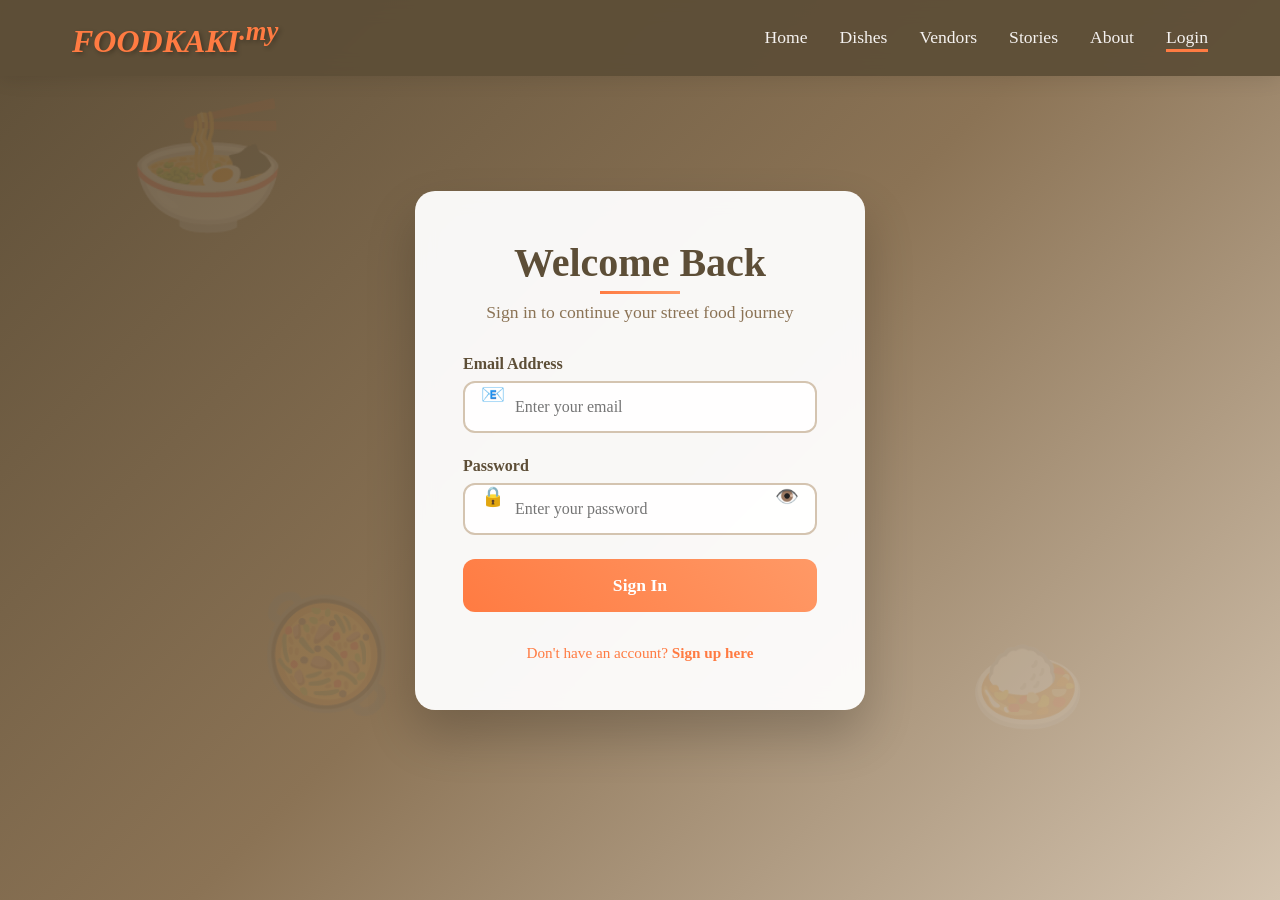
<file: index.html>
<!DOCTYPE html>
<html lang="en">
<head>
    <meta charset="UTF-8">
    <meta name="viewport" content="width=device-width, initial-scale=1.0">
    <title>Login - FOODKAKI.my</title>
    <style>
        * {
            margin: 0;
            padding: 0;
            box-sizing: border-box;
        }

        body {
            font-family: 'Georgia', serif;
            background: linear-gradient(135deg, #5d4e37 0%, #8b7355 50%, #d4c4b0 100%);
            min-height: 100vh;
            display: flex;
            align-items: center;
            justify-content: center;
            position: relative;
            overflow: hidden;
        }

        /* Animated Background Elements */
        .bg-decoration {
            position: absolute;
            opacity: 0.1;
            pointer-events: none;
        }

        .bg-decoration:nth-child(1) {
            top: 10%;
            left: 10%;
            font-size: 8rem;
            animation: float 6s ease-in-out infinite;
        }

        .bg-decoration:nth-child(2) {
            top: 70%;
            right: 15%;
            font-size: 6rem;
            animation: float 8s ease-in-out infinite reverse;
        }

        .bg-decoration:nth-child(3) {
            bottom: 20%;
            left: 20%;
            font-size: 7rem;
            animation: float 7s ease-in-out infinite;
        }

        /* Navigation Bar */
        .navbar {
            position: fixed;
            top: 0;
            left: 0;
            width: 100%;
            background: rgba(93, 78, 55, 0.95);
            backdrop-filter: blur(10px);
            padding: 1rem 0;
            z-index: 1000;
            box-shadow: 0 2px 20px rgba(0,0,0,0.1);
        }

        .nav-container {
            max-width: 1200px;
            margin: 0 auto;
            display: flex;
            justify-content: space-between;
            align-items: center;
            padding: 0 2rem;
        }

        .logo {
            font-size: 2rem;
            font-weight: bold;
            color: #ff7b42;
            font-style: italic;
            text-decoration: none;
            text-shadow: 2px 2px 4px rgba(0,0,0,0.3);
        }

        .nav-links {
            display: flex;
            list-style: none;
            gap: 2rem;
        }

        .nav-links a {
            color: #f5f2f0;
            text-decoration: none;
            font-size: 1.1rem;
            transition: all 0.3s ease;
            position: relative;
        }

        .nav-links a:hover {
            color: #ff7b42;
        }

        .nav-links a.active::after {
            content: '';
            position: absolute;
            bottom: -5px;
            left: 0;
            width: 100%;
            height: 3px;
            background: #ff7b42;
        }

        /* Login Container */
        .login-container {
            background: rgba(255, 255, 255, 0.95);
            border-radius: 20px;
            padding: 3rem;
            box-shadow: 0 25px 50px rgba(0,0,0,0.2);
            backdrop-filter: blur(10px);
            width: 100%;
            max-width: 450px;
            margin: 2rem;
            position: relative;
            animation: slideInUp 0.8s ease;
        }

        .login-header {
            text-align: center;
            margin-bottom: 2rem;
        }

        .login-title {
            font-size: 2.5rem;
            color: #5d4e37;
            margin-bottom: 0.5rem;
            position: relative;
        }

        .login-title::after {
            content: '';
            position: absolute;
            bottom: -8px;
            left: 50%;
            transform: translateX(-50%);
            width: 80px;
            height: 3px;
            background: linear-gradient(90deg, #ff7b42, #ff9966);
        }

        .login-subtitle {
            color: #8b7355;
            font-size: 1.1rem;
            margin-top: 1rem;
        }

        /* Form Styles */
        .login-form {
            display: flex;
            flex-direction: column;
            gap: 1.5rem;
        }

        .form-group {
            position: relative;
        }

        .form-label {
            display: block;
            margin-bottom: 0.5rem;
            color: #5d4e37;
            font-weight: 600;
            font-size: 1rem;
        }

        .form-input {
            width: 100%;
            padding: 15px 20px 15px 50px;
            border: 2px solid #d4c4b0;
            border-radius: 12px;
            font-size: 1rem;
            background: rgba(255,255,255,0.9);
            transition: all 0.3s ease;
            font-family: inherit;
        }

        .form-input:focus {
            outline: none;
            border-color: #ff7b42;
            box-shadow: 0 0 15px rgba(255,123,66,0.3);
            transform: translateY(-2px);
        }

        .form-input.error {
            border-color: #e74c3c;
            background: rgba(231, 76, 60, 0.1);
        }

        .form-input.success {
            border-color: #27ae60;
            background: rgba(39, 174, 96, 0.1);
        }

        .input-icon {
            position: absolute;
            left: 18px;
            top: 50%;
            transform: translateY(-50%);
            color: #8b7355;
            font-size: 1.2rem;
            pointer-events: none;
        }

        .password-toggle {
            position: absolute;
            right: 18px;
            top: 50%;
            transform: translateY(-50%);
            cursor: pointer;
            color: #8b7355;
            font-size: 1.2rem;
            transition: color 0.3s ease;
        }

        .password-toggle:hover {
            color: #ff7b42;
        }

        .error-message {
            color: #e74c3c;
            font-size: 0.85rem;
            margin-top: 0.5rem;
            display: none;
            animation: slideDown 0.3s ease;
        }

        .success-message {
            color: #27ae60;
            font-size: 0.85rem;
            margin-top: 0.5rem;
            display: none;
            animation: slideDown 0.3s ease;
        }

        /* Checkbox Styles */
        .checkbox-group {
            display: flex;
            align-items: center;
            gap: 0.8rem;
            margin: 0.5rem 0;
        }

        .custom-checkbox {
            position: relative;
            display: inline-block;
            width: 20px;
            height: 20px;
        }

        .custom-checkbox input {
            opacity: 0;
            position: absolute;
            cursor: pointer;
        }

        .checkmark {
            position: absolute;
            top: 0;
            left: 0;
            height: 20px;
            width: 20px;
            background: #f5f2f0;
            border: 2px solid #d4c4b0;
            border-radius: 4px;
            transition: all 0.3s ease;
        }

        .custom-checkbox:hover input ~ .checkmark {
            border-color: #ff7b42;
        }

        .custom-checkbox input:checked ~ .checkmark {
            background: #ff7b42;
            border-color: #ff7b42;
        }

        .checkmark:after {
            content: "";
            position: absolute;
            display: none;
        }

        .custom-checkbox input:checked ~ .checkmark:after {
            display: block;
        }

        .custom-checkbox .checkmark:after {
            left: 6px;
            top: 2px;
            width: 6px;
            height: 10px;
            border: solid white;
            border-width: 0 2px 2px 0;
            transform: rotate(45deg);
        }

        .checkbox-label {
            color: #5d4e37;
            font-size: 0.95rem;
            cursor: pointer;
            user-select: none;
        }

        /* Button Styles */
        .login-btn {
            background: linear-gradient(45deg, #ff7b42, #ff9966);
            color: white;
            border: none;
            padding: 16px 32px;
            border-radius: 12px;
            font-size: 1.1rem;
            font-weight: 600;
            cursor: pointer;
            transition: all 0.3s ease;
            font-family: inherit;
            position: relative;
            overflow: hidden;
        }

        .login-btn:hover {
            transform: translateY(-3px);
            box-shadow: 0 10px 25px rgba(255,123,66,0.4);
        }

        .login-btn:active {
            transform: translateY(-1px);
        }

        .login-btn:disabled {
            opacity: 0.6;
            cursor: not-allowed;
            transform: none;
        }

        .btn-loading {
            display: none;
            position: absolute;
            left: 50%;
            top: 50%;
            transform: translate(-50%, -50%);
        }

        .spinner {
            border: 2px solid transparent;
            border-top: 2px solid white;
            border-radius: 50%;
            width: 20px;
            height: 20px;
            animation: spin 1s linear infinite;
        }

        /* Links */
        .login-links {
            text-align: center;
            margin-top: 2rem;
            display: flex;
            flex-direction: column;
            gap: 1rem;
        }

        .login-link {
            color: #ff7b42;
            text-decoration: none;
            font-size: 0.95rem;
            transition: all 0.3s ease;
            position: relative;
        }

        .login-link:hover {
            color: #e65a2b;
            text-shadow: 0 2px 4px rgba(255,123,66,0.3);
        }

        /* Animations */
        @keyframes slideInUp {
            from {
                opacity: 0;
                transform: translateY(50px);
            }
            to {
                opacity: 1;
                transform: translateY(0);
            }
        }

        @keyframes slideDown {
            from {
                opacity: 0;
                transform: translateY(-10px);
            }
            to {
                opacity: 1;
                transform: translateY(0);
            }
        }

        @keyframes float {
            0%, 100% { transform: translateY(0px); }
            50% { transform: translateY(-20px); }
        }

        @keyframes spin {
            0% { transform: rotate(0deg); }
            100% { transform: rotate(360deg); }
        }

        @keyframes shake {
            0%, 100% { transform: translateX(0); }
            25% { transform: translateX(-5px); }
            75% { transform: translateX(5px); }
        }

        .shake {
            animation: shake 0.5s ease-in-out;
        }

        /* Success Animation */
        .success-popup {
            position: fixed;
            top: 50%;
            left: 50%;
            transform: translate(-50%, -50%);
            background: rgba(39, 174, 96, 0.95);
            color: white;
            padding: 2rem;
            border-radius: 15px;
            text-align: center;
            z-index: 2000;
            display: none;
            animation: successPop 0.5s ease;
        }

        @keyframes successPop {
            0% { transform: translate(-50%, -50%) scale(0.5); opacity: 0; }
            100% { transform: translate(-50%, -50%) scale(1); opacity: 1; }
        }

        /* Responsive Design */
        @media (max-width: 768px) {
            body {
                padding: 0;
                margin: 0;
                min-height: 100vh;
                background: linear-gradient(135deg, #5d4e37 0%, #8b7355 50%, #d4c4b0 100%);
                overflow-x: hidden;
                /* Change flex direction to column for mobile */
                flex-direction: column;
                justify-content: flex-start;
            }

            /* Hide background decorations on mobile */
            .bg-decoration {
                display: none;
            }

            /* Mobile navigation - put at top */
            .navbar {
                position: static; /* Changed from fixed to static */
                width: 100%;
                background: rgba(93, 78, 55, 0.95);
                backdrop-filter: blur(10px);
                padding: 0.8rem 0;
                z-index: 1000;
            }

            .nav-container {
                flex-direction: column;
                gap: 0.8rem;
                padding: 0 1rem;
            }

            .logo {
                font-size: 1.8rem;
                text-align: center;
            }

            .nav-links {
                gap: 1rem;
                flex-wrap: wrap;
                justify-content: center;
                font-size: 0.9rem;
            }

            .nav-links a {
                font-size: 0.9rem;
                padding: 0.3rem 0.6rem;
            }

            /* Mobile login container - now starts after navbar */
            .login-container {
                margin: 1rem;
                padding: 2rem 1.5rem;
                width: calc(100% - 2rem);
                max-width: 100%;
                border-radius: 20px;
                min-height: auto;
                display: flex;
                flex-direction: column;
                justify-content: center;
                background: rgba(255, 255, 255, 0.95);
                box-sizing: border-box;
                flex: 1; /* Take remaining space */
            }

            .login-header {
                margin-bottom: 2rem;
                text-align: center;
            }

            .login-title {
                font-size: 2rem;
                margin-bottom: 0.5rem;
            }

            .login-subtitle {
                font-size: 1rem;
            }

            /* Mobile form elements */
            .form-group {
                margin-bottom: 1.5rem;
            }

            .form-label {
                font-size: 0.95rem;
                margin-bottom: 0.5rem;
            }

            .form-input {
                padding: 14px 16px 14px 45px;
                font-size: 16px; /* Prevents zoom on iOS */
                border-radius: 10px;
            }

            .input-icon {
                left: 15px;
                font-size: 1.1rem;
            }

            .password-toggle {
                right: 15px;
                font-size: 1.1rem;
            }

            /* Mobile buttons */
            .login-btn {
                padding: 16px 24px;
                font-size: 1.05rem;
                width: 100%;
                margin-top: 0.5rem;
            }

            /* Mobile links */
            .login-links {
                margin-top: 2rem;
                gap: 1.2rem;
                text-align: center;
            }

            .login-link {
                font-size: 0.9rem;
                text-align: center;
            }

            /* Mobile success popup */
            .success-popup {
                width: 90%;
                max-width: 320px;
                padding: 1.8rem;
                font-size: 0.95rem;
            }

            /* Mobile checkbox */
            .checkbox-group {
                gap: 0.8rem;
                margin: 1rem 0;
            }

            .checkbox-label {
                font-size: 0.9rem;
                line-height: 1.3;
            }
        }

        /* Extra small devices (phones, 480px and down) */
        @media (max-width: 480px) {
            .login-container {
                padding: 1.5rem 1rem;
                margin: 0.5rem;
                width: calc(100% - 1rem);
            }

            .login-title {
                font-size: 1.8rem;
            }

            .login-subtitle {
                font-size: 0.95rem;
            }

            .form-input {
                padding: 12px 14px 12px 42px;
                font-size: 16px;
            }

            .input-icon {
                left: 14px;
                font-size: 1rem;
            }

            .password-toggle {
                right: 14px;
                font-size: 1rem;
            }

            .login-btn {
                padding: 14px 20px;
                font-size: 1rem;
            }

            .nav-links {
                font-size: 0.85rem;
            }

            .nav-links a {
                font-size: 0.8rem;
                padding: 0.25rem 0.5rem;
            }

            .logo {
                font-size: 1.6rem;
            }
        }

        /* Very small devices */
        @media (max-width: 360px) {
            .login-container {
                padding: 1.2rem 0.8rem;
                margin: 0.3rem;
                width: calc(100% - 0.6rem);
            }

            .login-title {
                font-size: 1.6rem;
            }

            .form-input {
                padding: 12px 12px 12px 40px;
            }

            .input-icon {
                left: 12px;
            }

            .password-toggle {
                right: 12px;
            }
        }

        /* Landscape orientation on mobile */
        @media (max-width: 768px) and (orientation: landscape) {
            body {
                flex-direction: row;
            }
            
            .navbar {
                position: fixed;
                top: 0;
                left: 0;
                width: 300px;
                height: 100vh;
                overflow-y: auto;
            }

            .nav-container {
                flex-direction: column;
                height: 100%;
                justify-content: flex-start;
                padding: 2rem 1rem;
            }

            .nav-links {
                flex-direction: column;
                gap: 1.5rem;
                margin-top: 2rem;
            }

            .login-container {
                margin-left: 320px;
                min-height: auto;
                margin: 1rem;
                margin-left: 320px;
                padding: 1.5rem;
                flex: none;
                width: calc(100% - 340px);
            }

            .login-header {
                margin-bottom: 1.5rem;
            }

            .form-group {
                margin-bottom: 1rem;
            }
        }
    </style>
</head>
<body>
    <!-- Background Decorations -->
    <div class="bg-decoration">🍜</div>
    <div class="bg-decoration">🍛</div>
    <div class="bg-decoration">🥘</div>

    <!-- Navigation -->
    <nav class="navbar">
        <div class="nav-container">
            <a href="#" class="logo">FOODKAKI<sup>.my</sup></a>
            <ul class="nav-links">
                <li><a href="#">Home</a></li>
                <li><a href="#">Dishes</a></li>
                <li><a href="#">Vendors</a></li>
                <li><a href="#">Stories</a></li>
                <li><a href="#">About</a></li>
                <li><a href="#" class="active">Login</a></li>
            </ul>
        </div>
    </nav>

    <!-- Login Container -->
    <div class="login-container">
        <div class="login-header">
            <h1 class="login-title">Welcome Back</h1>
            <p class="login-subtitle">Sign in to continue your street food journey</p>
        </div>

        <!-- Login Form -->
        <form class="login-form" id="loginForm" novalidate onsubmit="return false;">
            <div class="form-group">
                <label class="form-label" for="email">Email Address</label>
                <div class="input-container">
                    <span class="input-icon">📧</span>
                    <input 
                        type="email" 
                        id="email" 
                        name="email" 
                        class="form-input" 
                        placeholder="Enter your email"
                        required
                    >
                </div>
                <div class="error-message" id="emailError"></div>
            </div>

            <div class="form-group">
                <label class="form-label" for="password">Password</label>
                <div class="input-container">
                    <span class="input-icon">🔒</span>
                    <input 
                        type="password" 
                        id="password" 
                        name="password" 
                        class="form-input" 
                        placeholder="Enter your password"
                        required
                    >
                    <span class="password-toggle" onclick="togglePassword()">👁️</span>
                </div>
                <div class="error-message" id="passwordError"></div>
            </div>



            <button type="button" class="login-btn" id="loginBtn">
                <span class="btn-text">Sign In</span>
                <div class="btn-loading">
                    <div class="spinner"></div>
                </div>
            </button>
        </form>

        <div class="login-links">
            <a href="registration.html" class="login-link">Don't have an account? <strong>Sign up here</strong></a>
        </div>
    </div>

    <!-- Success Popup -->
    <div class="success-popup" id="successPopup">
        <h3>🎉 Login Successful!</h3>
        <p>Welcome back to FOODKAKI!</p>
    </div>

    <script>
        // Cookie utility functions
        function setCookie(name, value, days) {
            const expires = new Date();
            expires.setTime(expires.getTime() + (days * 24 * 60 * 60 * 1000));
            document.cookie = `${name}=${value};expires=${expires.toUTCString()};path=/`;
        }

        function getCookie(name) {
            const nameEQ = name + "=";
            const ca = document.cookie.split(';');
            for(let i = 0; i < ca.length; i++) {
                let c = ca[i];
                while (c.charAt(0) === ' ') c = c.substring(1, c.length);
                if (c.indexOf(nameEQ) === 0) return c.substring(nameEQ.length, c.length);
            }
            return null;
        }

        function deleteCookie(name) {
            document.cookie = name + '=; Max-Age=-99999999;';
        }

        // Function to clear all cookies (for testing)
        function clearAllCookies() {
            const cookies = document.cookie.split(";");
            for (let i = 0; i < cookies.length; i++) {
                const cookie = cookies[i];
                const eqPos = cookie.indexOf("=");
                const name = eqPos > -1 ? cookie.substr(0, eqPos) : cookie;
                document.cookie = name + "=;expires=Thu, 01 Jan 1970 00:00:00 GMT;path=/";
            }
        }

        // Get user database from cookies
        function getUserDatabase() {
            // Try cookies first
            const stored = getCookie('registeredUsers');
            if (stored) {
                try {
                    return JSON.parse(stored);
                } catch (e) {
                    console.error('Error parsing cookie data:', e);
                }
            }
            
            // Fallback to localStorage
            const localStorageData = localStorage.getItem('registeredUsers');
            if (localStorageData) {
                try {
                    return JSON.parse(localStorageData);
                } catch (e) {
                    console.error('Error parsing localStorage data:', e);
                }
            }
            
            return [];
        }

        // Get all users including demo user
        function getAllUsers() {
            const registeredUsers = getUserDatabase();
            const demoUser = {
                fullName: 'UTAR Student',
                email: 'utar@email.edu.my',
                password: 'utar123'
            };
            
            // Always include demo user for login testing
            return [demoUser, ...registeredUsers];
        }

        // Form validation functions
        function validateEmail(email) {
            const emailRegex = /^[^\s@]+@[^\s@]+\.[^\s@]+$/;
            return emailRegex.test(email);
        }

        function validatePassword(password) {
            return password.length >= 6;
        }

        function showError(inputId, message) {
            const input = document.getElementById(inputId);
            const errorDiv = document.getElementById(inputId + 'Error');
            
            input.classList.add('error');
            input.classList.remove('success');
            errorDiv.textContent = message;
            errorDiv.style.display = 'block';
            
            // Add shake animation
            input.parentElement.classList.add('shake');
            setTimeout(() => {
                input.parentElement.classList.remove('shake');
            }, 500);
        }

        function showSuccess(inputId) {
            const input = document.getElementById(inputId);
            const errorDiv = document.getElementById(inputId + 'Error');
            
            input.classList.add('success');
            input.classList.remove('error');
            errorDiv.style.display = 'none';
        }

        function clearValidation(inputId) {
            const input = document.getElementById(inputId);
            const errorDiv = document.getElementById(inputId + 'Error');
            
            input.classList.remove('error', 'success');
            errorDiv.style.display = 'none';
        }

        // Password toggle function
        function togglePassword() {
            const passwordInput = document.getElementById('password');
            const toggleIcon = document.querySelector('.password-toggle');
            
            if (passwordInput.type === 'password') {
                passwordInput.type = 'text';
                toggleIcon.textContent = '🙈';
            } else {
                passwordInput.type = 'password';
                toggleIcon.textContent = '👁️';
            }
        }

        // Real-time validation
        document.getElementById('email').addEventListener('blur', function() {
            const email = this.value.trim();
            if (!email) {
                showError('email', 'Email is required');
            } else if (!validateEmail(email)) {
                showError('email', 'Please enter a valid email address');
            } else {
                showSuccess('email');
            }
        });

        document.getElementById('password').addEventListener('blur', function() {
            const password = this.value;
            if (!password) {
                showError('password', 'Password is required');
            } else if (!validatePassword(password)) {
                showError('password', 'Password must be at least 6 characters long');
            } else {
                showSuccess('password');
            }
        });

        // Clear validation on input
        document.getElementById('email').addEventListener('input', function() {
            if (this.classList.contains('error')) {
                clearValidation('email');
            }
        });

        document.getElementById('password').addEventListener('input', function() {
            if (this.classList.contains('error')) {
                clearValidation('password');
            }
        });

        // Login button click handler
        document.getElementById('loginBtn').addEventListener('click', function(e) {
            e.preventDefault();
            e.stopPropagation();
            
            const email = document.getElementById('email').value.trim();
            const password = document.getElementById('password').value;
            const rememberMe = false; // Remember me removed for mobile optimization
            
            let isValid = true;
            
            // Validate email
            if (!email) {
                showError('email', 'Email is required');
                isValid = false;
            } else if (!validateEmail(email)) {
                showError('email', 'Please enter a valid email address');
                isValid = false;
            } else {
                showSuccess('email');
            }
            
            // Validate password
            if (!password) {
                showError('password', 'Password is required');
                isValid = false;
            } else if (!validatePassword(password)) {
                showError('password', 'Password must be at least 6 characters long');
                isValid = false;
            } else {
                showSuccess('password');
            }
            
            if (isValid) {
                // Get all users (registered + demo)
                const users = getAllUsers();
                console.log('Available users:', users);
                console.log('Trying to login with:', email, password);
                
                // Check if user exists and password matches
                const user = users.find(u => u.email === email && u.password === password);
                console.log('Found user:', user);
                
                if (user) {
                    // Valid credentials found
                    console.log('Login successful for user:', user.fullName);
                    
                    // Show loading state
                    const loginBtn = document.getElementById('loginBtn');
                    const btnText = document.querySelector('.btn-text');
                    const btnLoading = document.querySelector('.btn-loading');
                    
                    loginBtn.disabled = true;
                    btnText.style.opacity = '0';
                    btnLoading.style.display = 'block';
                    
                    // Simulate login process
                    setTimeout(() => {
                        // Store login information in cookies
                        if (rememberMe) {
                            setCookie('userEmail', email, 30);
                            setCookie('rememberMe', 'true', 30);
                        } else {
                            setCookie('userEmail', email, 1);
                        }
                        setCookie('isLoggedIn', 'true', rememberMe ? 30 : 1);
                        setCookie('currentUser', JSON.stringify(user), rememberMe ? 30 : 1);
                        
                        // Show success popup
                        document.getElementById('successPopup').style.display = 'block';
                        
                        // Reset button state
                        loginBtn.disabled = false;
                        btnText.style.opacity = '1';
                        btnLoading.style.display = 'none';
                        
                        // Hide success popup and redirect to favorites.html after 2 seconds
                        setTimeout(() => {
                            document.getElementById('successPopup').style.display = 'none';
                            console.log('Redirecting to home.html');
                            window.location.replace('home.html');
                        }, 2000);
                        
                    }, 2000);
                } else {
                    // Invalid credentials
                    showError('email', 'Invalid email or password');
                    showError('password', 'Invalid email or password');
                    
                    // Add shake animation to the entire form
                    document.querySelector('.login-container').classList.add('shake');
                    setTimeout(() => {
                        document.querySelector('.login-container').classList.remove('shake');
                    }, 500);
                }
            }
        });

        // Additional form submission prevention
        document.getElementById('loginForm').onsubmit = function() {
            return false;
        };

        // Social login function
        function socialLogin(provider) {
            alert(`${provider.charAt(0).toUpperCase() + provider.slice(1)} login would be implemented here.`);
        }

        // Forgot password function
        function forgotPassword() {
            const email = prompt('Please enter your email address:');
            if (email && validateEmail(email)) {
                alert('Password reset link has been sent to your email!');
            } else if (email) {
                alert('Please enter a valid email address.');
            }
        }

        // Check if user is already logged in (from cookies)
        document.addEventListener('DOMContentLoaded', function() {
            const savedEmail = getCookie('userEmail');
            const rememberMe = getCookie('rememberMe');
            const isLoggedIn = getCookie('isLoggedIn');
            
            // Clear any existing login state for fresh login
            deleteCookie('isLoggedIn');
            deleteCookie('currentUser');
            
            if (savedEmail && rememberMe === 'true') {
                document.getElementById('email').value = savedEmail;
            }
            
            // Debug: Show current user database
            const users = getAllUsers();
            console.log('Current user database on page load:', users);
            
            // Check if user just registered (URL parameter)
            const urlParams = new URLSearchParams(window.location.search);
            const justRegistered = urlParams.get('registered');
            if (justRegistered === 'true') {
                // Show success message for new registration
                const successMessage = document.createElement('div');
                successMessage.style.cssText = `
                    background: rgba(39, 174, 96, 0.1); 
                    border: 1px solid #27ae60; 
                    border-radius: 8px; 
                    padding: 1rem; 
                    margin-bottom: 1.5rem; 
                    text-align: center;
                    color: #27ae60;
                    font-weight: bold;
                `;
                successMessage.innerHTML = '🎉 Registration successful! You can now login with your new credentials.';
                document.querySelector('.login-container').insertBefore(successMessage, document.querySelector('.login-header'));
                
                // Remove the parameter from URL
                window.history.replaceState({}, document.title, window.location.pathname);
            }
            
            if (isLoggedIn === 'true') {
                console.log('User is already logged in');
            }
            
            // Add animation delay to form elements
            const formElements = document.querySelectorAll('.form-group');
            formElements.forEach((element, index) => {
                element.style.animationDelay = `${index * 0.1}s`;
                element.style.animation = 'slideInUp 0.6s ease forwards';
            });
        });

        // Add some interactive feedback
        document.querySelectorAll('.form-input').forEach(input => {
            input.addEventListener('focus', function() {
                this.parentElement.style.transform = 'translateY(-2px)';
            });
            
            input.addEventListener('blur', function() {
                this.parentElement.style.transform = 'translateY(0)';
            });
        });
        
    </script>
</body>
</html>
</file>
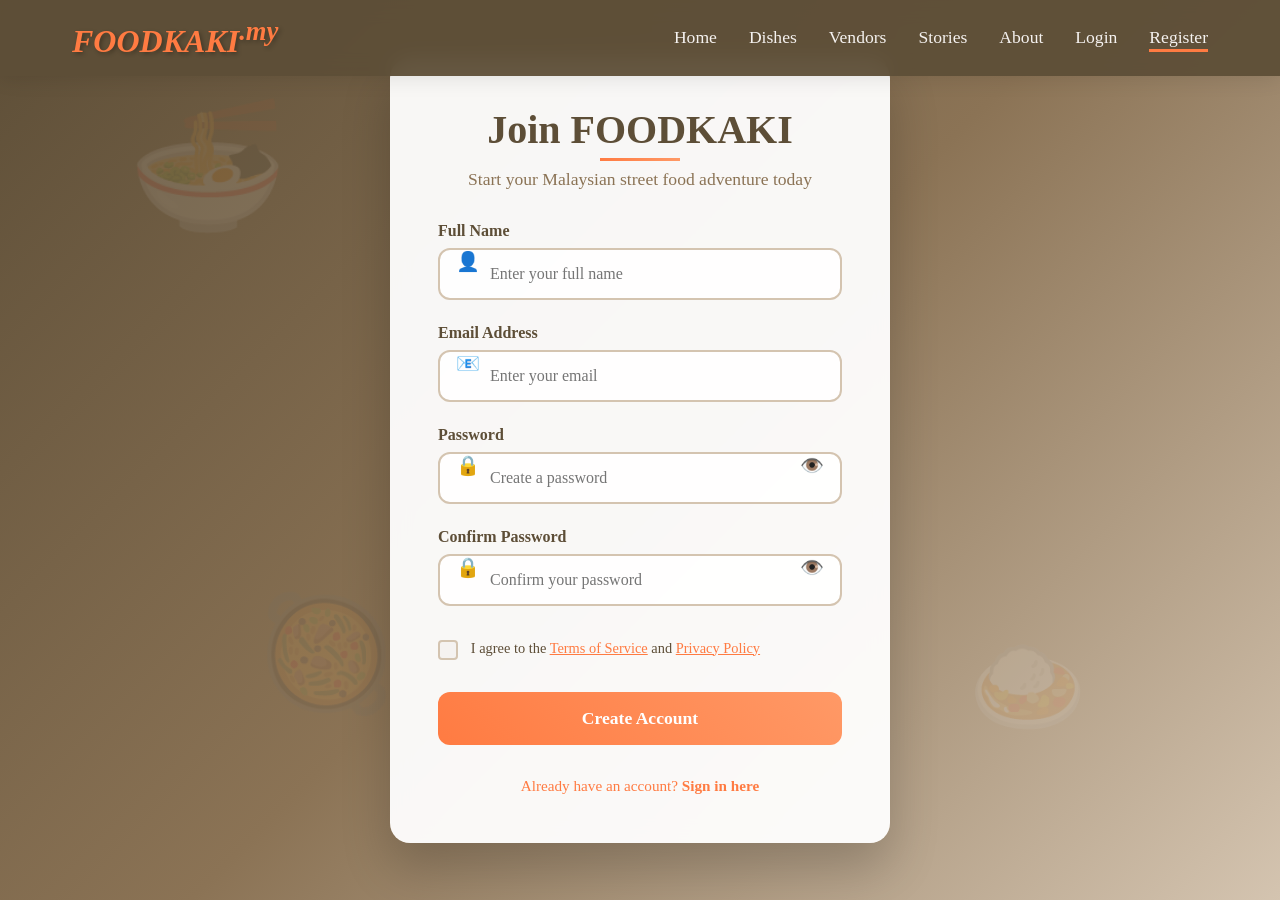
<file: registration.html>
<!DOCTYPE html>
<html lang="en">
<head>
    <meta charset="UTF-8">
    <meta name="viewport" content="width=device-width, initial-scale=1.0">
    <title>Register - FOODKAKI.my</title>
    <style>
        * {
            margin: 0;
            padding: 0;
            box-sizing: border-box;
        }

        body {
            font-family: 'Georgia', serif;
            background: linear-gradient(135deg, #5d4e37 0%, #8b7355 50%, #d4c4b0 100%);
            min-height: 100vh;
            display: flex;
            align-items: center;
            justify-content: center;
            position: relative;
            overflow: hidden;
        }

        /* Animated Background Elements */
        .bg-decoration {
            position: absolute;
            opacity: 0.1;
            pointer-events: none;
        }

        .bg-decoration:nth-child(1) {
            top: 10%;
            left: 10%;
            font-size: 8rem;
            animation: float 6s ease-in-out infinite;
        }

        .bg-decoration:nth-child(2) {
            top: 70%;
            right: 15%;
            font-size: 6rem;
            animation: float 8s ease-in-out infinite reverse;
        }

        .bg-decoration:nth-child(3) {
            bottom: 20%;
            left: 20%;
            font-size: 7rem;
            animation: float 7s ease-in-out infinite;
        }

        /* Navigation Bar */
        .navbar {
            position: fixed;
            top: 0;
            left: 0;
            width: 100%;
            background: rgba(93, 78, 55, 0.95);
            backdrop-filter: blur(10px);
            padding: 1rem 0;
            z-index: 1000;
            box-shadow: 0 2px 20px rgba(0,0,0,0.1);
        }

        .nav-container {
            max-width: 1200px;
            margin: 0 auto;
            display: flex;
            justify-content: space-between;
            align-items: center;
            padding: 0 2rem;
        }

        .logo {
            font-size: 2rem;
            font-weight: bold;
            color: #ff7b42;
            font-style: italic;
            text-decoration: none;
            text-shadow: 2px 2px 4px rgba(0,0,0,0.3);
        }

        .nav-links {
            display: flex;
            list-style: none;
            gap: 2rem;
        }

        .nav-links a {
            color: #f5f2f0;
            text-decoration: none;
            font-size: 1.1rem;
            transition: all 0.3s ease;
            position: relative;
        }

        .nav-links a:hover {
            color: #ff7b42;
        }

        .nav-links a.active::after {
            content: '';
            position: absolute;
            bottom: -5px;
            left: 0;
            width: 100%;
            height: 3px;
            background: #ff7b42;
        }

        /* Registration Container */
        .register-container {
            background: rgba(255, 255, 255, 0.95);
            border-radius: 20px;
            padding: 3rem;
            box-shadow: 0 25px 50px rgba(0,0,0,0.2);
            backdrop-filter: blur(10px);
            width: 100%;
            max-width: 500px;
            margin: 2rem;
            position: relative;
            animation: slideInUp 0.8s ease;
        }

        .register-header {
            text-align: center;
            margin-bottom: 2rem;
        }

        .register-title {
            font-size: 2.5rem;
            color: #5d4e37;
            margin-bottom: 0.5rem;
            position: relative;
        }

        .register-title::after {
            content: '';
            position: absolute;
            bottom: -8px;
            left: 50%;
            transform: translateX(-50%);
            width: 80px;
            height: 3px;
            background: linear-gradient(90deg, #ff7b42, #ff9966);
        }

        .register-subtitle {
            color: #8b7355;
            font-size: 1.1rem;
            margin-top: 1rem;
        }

        /* Form Styles */
        .register-form {
            display: flex;
            flex-direction: column;
            gap: 1.5rem;
        }

        .form-group {
            position: relative;
        }

        .form-label {
            display: block;
            margin-bottom: 0.5rem;
            color: #5d4e37;
            font-weight: 600;
            font-size: 1rem;
        }

        .form-input {
            width: 100%;
            padding: 15px 20px 15px 50px;
            border: 2px solid #d4c4b0;
            border-radius: 12px;
            font-size: 1rem;
            background: rgba(255,255,255,0.9);
            transition: all 0.3s ease;
            font-family: inherit;
        }

        .form-input:focus {
            outline: none;
            border-color: #ff7b42;
            box-shadow: 0 0 15px rgba(255,123,66,0.3);
            transform: translateY(-2px);
        }

        .form-input.error {
            border-color: #e74c3c;
            background: rgba(231, 76, 60, 0.1);
        }

        .form-input.success {
            border-color: #27ae60;
            background: rgba(39, 174, 96, 0.1);
        }

        .input-icon {
            position: absolute;
            left: 18px;
            top: 50%;
            transform: translateY(-50%);
            color: #8b7355;
            font-size: 1.2rem;
            pointer-events: none;
        }

        .password-toggle {
            position: absolute;
            right: 18px;
            top: 50%;
            transform: translateY(-50%);
            cursor: pointer;
            color: #8b7355;
            font-size: 1.2rem;
            transition: color 0.3s ease;
        }

        .password-toggle:hover {
            color: #ff7b42;
        }

        .error-message {
            color: #e74c3c;
            font-size: 0.85rem;
            margin-top: 0.5rem;
            display: none;
            animation: slideDown 0.3s ease;
        }

        .success-message {
            color: #27ae60;
            font-size: 0.85rem;
            margin-top: 0.5rem;
            display: none;
            animation: slideDown 0.3s ease;
        }

        /* Password Strength Indicator */
        .password-strength {
            margin-top: 0.5rem;
            display: none;
        }

        .strength-bar {
            height: 4px;
            background: #e0e0e0;
            border-radius: 2px;
            overflow: hidden;
            margin-bottom: 0.5rem;
        }

        .strength-fill {
            height: 100%;
            transition: all 0.3s ease;
            border-radius: 2px;
        }

        .strength-text {
            font-size: 0.8rem;
            color: #666;
        }

        /* Checkbox Styles */
        .checkbox-group {
            display: flex;
            align-items: flex-start;
            gap: 0.8rem;
            margin: 0.5rem 0;
        }

        .custom-checkbox {
            position: relative;
            display: inline-block;
            width: 20px;
            height: 20px;
            margin-top: 2px;
            flex-shrink: 0;
        }

        .custom-checkbox input {
            opacity: 0;
            position: absolute;
            cursor: pointer;
        }

        .checkmark {
            position: absolute;
            top: 0;
            left: 0;
            height: 20px;
            width: 20px;
            background: #f5f2f0;
            border: 2px solid #d4c4b0;
            border-radius: 4px;
            transition: all 0.3s ease;
        }

        .custom-checkbox:hover input ~ .checkmark {
            border-color: #ff7b42;
        }

        .custom-checkbox input:checked ~ .checkmark {
            background: #ff7b42;
            border-color: #ff7b42;
        }

        .checkmark:after {
            content: "";
            position: absolute;
            display: none;
        }

        .custom-checkbox input:checked ~ .checkmark:after {
            display: block;
        }

        .custom-checkbox .checkmark:after {
            left: 6px;
            top: 2px;
            width: 6px;
            height: 10px;
            border: solid white;
            border-width: 0 2px 2px 0;
            transform: rotate(45deg);
        }

        .checkbox-label {
            color: #5d4e37;
            font-size: 0.9rem;
            cursor: pointer;
            user-select: none;
            line-height: 1.4;
        }

        /* Button Styles */
        .register-btn {
            background: linear-gradient(45deg, #ff7b42, #ff9966);
            color: white;
            border: none;
            padding: 16px 32px;
            border-radius: 12px;
            font-size: 1.1rem;
            font-weight: 600;
            cursor: pointer;
            transition: all 0.3s ease;
            font-family: inherit;
            position: relative;
            overflow: hidden;
        }

        .register-btn:hover {
            transform: translateY(-3px);
            box-shadow: 0 10px 25px rgba(255,123,66,0.4);
        }

        .register-btn:active {
            transform: translateY(-1px);
        }

        .register-btn:disabled {
            opacity: 0.6;
            cursor: not-allowed;
            transform: none;
        }

        .btn-loading {
            display: none;
            position: absolute;
            left: 50%;
            top: 50%;
            transform: translate(-50%, -50%);
        }

        .spinner {
            border: 2px solid transparent;
            border-top: 2px solid white;
            border-radius: 50%;
            width: 20px;
            height: 20px;
            animation: spin 1s linear infinite;
        }

        /* Links */
        .register-links {
            text-align: center;
            margin-top: 2rem;
        }

        .register-link {
            color: #ff7b42;
            text-decoration: none;
            font-size: 0.95rem;
            transition: all 0.3s ease;
            position: relative;
        }

        .register-link:hover {
            color: #e65a2b;
            text-shadow: 0 2px 4px rgba(255,123,66,0.3);
        }

        /* Success Animation */
        .success-popup {
            position: fixed;
            top: 50%;
            left: 50%;
            transform: translate(-50%, -50%);
            background: rgba(39, 174, 96, 0.95);
            color: white;
            padding: 2rem;
            border-radius: 15px;
            text-align: center;
            z-index: 2000;
            display: none;
            animation: successPop 0.5s ease;
        }

        /* Animations */
        @keyframes slideInUp {
            from {
                opacity: 0;
                transform: translateY(50px);
            }
            to {
                opacity: 1;
                transform: translateY(0);
            }
        }

        @keyframes slideDown {
            from {
                opacity: 0;
                transform: translateY(-10px);
            }
            to {
                opacity: 1;
                transform: translateY(0);
            }
        }

        @keyframes float {
            0%, 100% { transform: translateY(0px); }
            50% { transform: translateY(-20px); }
        }

        @keyframes spin {
            0% { transform: rotate(0deg); }
            100% { transform: rotate(360deg); }
        }

        @keyframes shake {
            0%, 100% { transform: translateX(0); }
            25% { transform: translateX(-5px); }
            75% { transform: translateX(5px); }
        }

        .shake {
            animation: shake 0.5s ease-in-out;
        }

        @keyframes successPop {
            0% { transform: translate(-50%, -50%) scale(0.5); opacity: 0; }
            100% { transform: translate(-50%, -50%) scale(1); opacity: 1; }
        }

        /* Responsive Design */
        @media (max-width: 768px) {
            /* Mobile-first approach */
            body {
                padding: 0;
                margin: 0;
                min-height: 100vh;
                background: linear-gradient(135deg, #5d4e37 0%, #8b7355 50%, #d4c4b0 100%);
                overflow-x: hidden;
                display: flex;
                flex-direction: column;
            }

            /* Hide background decorations on mobile */
            .bg-decoration {
                display: none;
            }

            /* Mobile navigation */
            .navbar {
                position: relative;
                width: 100%;
                background: rgba(93, 78, 55, 0.95);
                backdrop-filter: blur(10px);
                padding: 0.3rem 0;
                z-index: 1000;
            }

            .nav-container {
                flex-direction: column;
                gap: 0.3rem;
                padding: 0 0.8rem;
            }

            .logo {
                font-size: 1.3rem;
                text-align: center;
            }

            .nav-links {
                gap: 0.3rem;
                flex-wrap: wrap;
                justify-content: center;
                font-size: 0.8rem;
            }

            .nav-links a {
                font-size: 0.75rem;
                padding: 0.2rem 0.4rem;
            }

            /* Mobile registration container */
            .register-container {
                margin: 0;
                padding: 0.8rem;
                width: 100%;
                max-width: 100%;
                border-radius: 0;
                min-height: 100vh;
                display: flex;
                flex-direction: column;
                justify-content: center;
                background: rgba(255, 255, 255, 0.95);
                box-sizing: border-box;
            }

            .register-header {
                margin-bottom: 0.8rem;
                text-align: center;
            }

            .register-title {
                font-size: 1.4rem;
                margin-bottom: 0.2rem;
            }

            .register-subtitle {
                font-size: 0.8rem;
            }

            /* Mobile form elements */
            .form-group {
                margin-bottom: 0.8rem;
            }

            .form-label {
                font-size: 0.8rem;
                margin-bottom: 0.15rem;
            }

            .form-input {
                padding: 8px 10px 8px 35px;
                font-size: 16px; /* Prevents zoom on iOS */
                border-radius: 6px;
            }

            .input-icon {
                left: 10px;
                font-size: 0.8rem;
            }

            .password-toggle {
                right: 10px;
                font-size: 0.8rem;
            }

            /* Mobile buttons */
            .register-btn {
                padding: 10px 16px;
                font-size: 0.9rem;
                width: 100%;
                margin-top: 0.5rem;
            }

            /* Mobile links */
            .register-links {
                margin-top: 0.8rem;
            }

            .register-link {
                font-size: 0.75rem;
                text-align: center;
            }

            /* Mobile success popup */
            .success-popup {
                width: 90%;
                max-width: 280px;
                padding: 1.2rem;
                font-size: 0.85rem;
            }

            /* Mobile checkbox */
            .checkbox-group {
                gap: 0.4rem;
                margin: 0.4rem 0;
            }

            .checkbox-label {
                font-size: 0.75rem;
                line-height: 1.1;
            }

            /* Mobile password strength */
            .password-strength {
                margin-top: 0.15rem;
            }

            .strength-bar {
                height: 2px;
            }

            .strength-text {
                font-size: 0.65rem;
            }
        }

        /* Extra small devices (phones, 480px and down) */
        @media (max-width: 480px) {
            .register-container {
                padding: 0.6rem;
            }

            .register-title {
                font-size: 1.3rem;
            }

            .register-subtitle {
                font-size: 0.75rem;
            }

            .form-input {
                padding: 7px 8px 7px 30px;
                font-size: 16px;
            }

            .input-icon {
                left: 8px;
                font-size: 0.75rem;
            }

            .password-toggle {
                right: 8px;
                font-size: 0.75rem;
            }

            .register-btn {
                padding: 8px 14px;
                font-size: 0.85rem;
            }

            .nav-links {
                font-size: 0.7rem;
            }

            .nav-links a {
                font-size: 0.65rem;
                padding: 0.15rem 0.3rem;
            }

            .form-group {
                margin-bottom: 0.6rem;
            }

            .form-label {
                font-size: 0.75rem;
                margin-bottom: 0.1rem;
            }

            .register-header {
                margin-bottom: 0.6rem;
            }

            .register-links {
                margin-top: 0.6rem;
            }

            .register-link {
                font-size: 0.7rem;
            }

            .checkbox-group {
                gap: 0.3rem;
                margin: 0.3rem 0;
            }

            .checkbox-label {
                font-size: 0.7rem;
                line-height: 1.1;
            }
        }

        /* Landscape orientation on mobile */
        @media (max-width: 768px) and (orientation: landscape) {
            body {
                display: flex;
                flex-direction: column;
            }

            .register-container {
                min-height: auto;
                margin: 1rem 0.5rem;
                padding: 1rem;
            }

            .navbar {
                position: relative;
            }

            .nav-container {
                flex-direction: row;
                justify-content: space-between;
            }

            .nav-links {
                gap: 0.8rem;
            }

            .form-group {
                margin-bottom: 0.6rem;
            }

            .register-header {
                margin-bottom: 0.6rem;
            }
        }
    </style>
</head>
<body>
    <!-- Background Decorations -->
    <div class="bg-decoration">🍜</div>
    <div class="bg-decoration">🍛</div>
    <div class="bg-decoration">🥘</div>

    <!-- Navigation -->
    <nav class="navbar">
        <div class="nav-container">
            <a href="#" class="logo">FOODKAKI<sup>.my</sup></a>
            <ul class="nav-links">
                <li><a href="#">Home</a></li>
                <li><a href="#">Dishes</a></li>
                <li><a href="#">Vendors</a></li>
                <li><a href="#">Stories</a></li>
                <li><a href="#">About</a></li>
                <li><a href="home.html">Login</a></li>
                <li><a href="#" class="active">Register</a></li>
            </ul>
        </div>
    </nav>

    <!-- Registration Container -->
    <div class="register-container">
        <div class="register-header">
            <h1 class="register-title">Join FOODKAKI</h1>
            <p class="register-subtitle">Start your Malaysian street food adventure today</p>
        </div>

        <!-- Registration Form -->
        <form class="register-form" id="registerForm" novalidate>
            <div class="form-group">
                <label class="form-label" for="fullName">Full Name</label>
                <div class="input-container">
                    <span class="input-icon">👤</span>
                    <input 
                        type="text" 
                        id="fullName" 
                        name="fullName" 
                        class="form-input" 
                        placeholder="Enter your full name"
                        required
                    >
                </div>
                <div class="error-message" id="fullNameError"></div>
            </div>

            <div class="form-group">
                <label class="form-label" for="email">Email Address</label>
                <div class="input-container">
                    <span class="input-icon">📧</span>
                    <input 
                        type="email" 
                        id="email" 
                        name="email" 
                        class="form-input" 
                        placeholder="Enter your email"
                        required
                    >
                </div>
                <div class="error-message" id="emailError"></div>
            </div>

            <div class="form-group">
                <label class="form-label" for="password">Password</label>
                <div class="input-container">
                    <span class="input-icon">🔒</span>
                    <input 
                        type="password" 
                        id="password" 
                        name="password" 
                        class="form-input" 
                        placeholder="Create a password"
                        required
                    >
                    <span class="password-toggle" onclick="togglePassword('password')">👁️</span>
                </div>
                <div class="error-message" id="passwordError"></div>
                <div class="password-strength" id="passwordStrength">
                    <div class="strength-bar">
                        <div class="strength-fill" id="strengthFill"></div>
                    </div>
                    <div class="strength-text" id="strengthText">Password strength</div>
                </div>
            </div>

            <div class="form-group">
                <label class="form-label" for="confirmPassword">Confirm Password</label>
                <div class="input-container">
                    <span class="input-icon">🔒</span>
                    <input 
                        type="password" 
                        id="confirmPassword" 
                        name="confirmPassword" 
                        class="form-input" 
                        placeholder="Confirm your password"
                        required
                    >
                    <span class="password-toggle" onclick="togglePassword('confirmPassword')">👁️</span>
                </div>
                <div class="error-message" id="confirmPasswordError"></div>
            </div>

            <div class="checkbox-group">
                <label class="custom-checkbox">
                    <input type="checkbox" id="agreeTerms" name="agreeTerms" required>
                    <span class="checkmark"></span>
                </label>
                <label class="checkbox-label" for="agreeTerms">
                    I agree to the <a href="#" style="color: #ff7b42;">Terms of Service</a> and 
                    <a href="#" style="color: #ff7b42;">Privacy Policy</a>
                </label>
            </div>



            <button type="submit" class="register-btn" id="registerBtn">
                <span class="btn-text">Create Account</span>
                <div class="btn-loading">
                    <div class="spinner"></div>
                </div>
            </button>
        </form>

        <div class="register-links">
            <a href="index.html" class="register-link">Already have an account? <strong>Sign in here</strong></a>
        </div>
    </div>

    <!-- Success Popup -->
    <div class="success-popup" id="successPopup">
        <h3>🎉 Registration Successful!</h3>
        <p>Welcome to FOODKAKI! You can now log in with your new account.</p>
    </div>

    <script>
        // Cookie utility functions
        function setCookie(name, value, days) {
            const expires = new Date();
            expires.setTime(expires.getTime() + (days * 24 * 60 * 60 * 1000));
            document.cookie = `${name}=${value};expires=${expires.toUTCString()};path=/`;
        }

        function getCookie(name) {
            const nameEQ = name + "=";
            const ca = document.cookie.split(';');
            for(let i = 0; i < ca.length; i++) {
                let c = ca[i];
                while (c.charAt(0) === ' ') c = c.substring(1, c.length);
                if (c.indexOf(nameEQ) === 0) return c.substring(nameEQ.length, c.length);
            }
            return null;
        }

        // Store user data in cookies (simulating a simple database)
        function storeUserData(userData) {
            // Get current users and add new user
            const currentUsers = getUserDatabase();
            const updatedUsers = currentUsers.concat([userData]);
            
            // Try cookies first, then localStorage as fallback
            try {
                // Store as JSON string in cookie
                setCookie('registeredUsers', JSON.stringify(updatedUsers), 365);
                
                // Also store in localStorage as backup
                localStorage.setItem('registeredUsers', JSON.stringify(updatedUsers));
                
                // Debug logging
                console.log('Storing user data:', userData);
                console.log('Current users before:', currentUsers);
                console.log('Updated users after:', updatedUsers);
                console.log('Cookie value set:', getCookie('registeredUsers'));
                console.log('localStorage value set:', localStorage.getItem('registeredUsers'));
            } catch (e) {
                console.error('Error storing user data:', e);
                // Fallback to localStorage only
                localStorage.setItem('registeredUsers', JSON.stringify(updatedUsers));
            }
        }

        function getUserDatabase() {
            // Try cookies first
            const stored = getCookie('registeredUsers');
            if (stored) {
                try {
                    return JSON.parse(stored);
                } catch (e) {
                    console.error('Error parsing cookie data:', e);
                }
            }
            
            // Fallback to localStorage
            const localStorageData = localStorage.getItem('registeredUsers');
            if (localStorageData) {
                try {
                    return JSON.parse(localStorageData);
                } catch (e) {
                    console.error('Error parsing localStorage data:', e);
                }
            }
            
            return [];
        }

        // Form validation functions
        function validateEmail(email) {
            const emailRegex = /^[^\s@]+@[^\s@]+\.[^\s@]+$/;
            return emailRegex.test(email);
        }

        function validatePassword(password) {
            return password.length >= 6;
        }

        function calculatePasswordStrength(password) {
            let strength = 0;
            let feedback = '';
            
            if (password.length >= 8) strength += 25;
            if (/[a-z]/.test(password)) strength += 25;
            if (/[A-Z]/.test(password)) strength += 25;
            if (/[0-9]/.test(password)) strength += 12.5;
            if (/[^A-Za-z0-9]/.test(password)) strength += 12.5;
            
            if (strength < 25) {
                feedback = 'Very weak';
            } else if (strength < 50) {
                feedback = 'Weak';
            } else if (strength < 75) {
                feedback = 'Good';
            } else {
                feedback = 'Strong';
            }
            
            return { strength, feedback };
        }

        function updatePasswordStrength(password) {
            const strengthIndicator = document.getElementById('passwordStrength');
            const strengthFill = document.getElementById('strengthFill');
            const strengthText = document.getElementById('strengthText');
            
            if (password.length === 0) {
                strengthIndicator.style.display = 'none';
                return;
            }
            
            strengthIndicator.style.display = 'block';
            const { strength, feedback } = calculatePasswordStrength(password);
            
            strengthFill.style.width = strength + '%';
            strengthText.textContent = feedback;
            
            // Color coding
            if (strength < 25) {
                strengthFill.style.background = '#e74c3c';
            } else if (strength < 50) {
                strengthFill.style.background = '#f39c12';
            } else if (strength < 75) {
                strengthFill.style.background = '#f1c40f';
            } else {
                strengthFill.style.background = '#27ae60';
            }
        }

        function showError(inputId, message) {
            const input = document.getElementById(inputId);
            const errorDiv = document.getElementById(inputId + 'Error');
            
            input.classList.add('error');
            input.classList.remove('success');
            errorDiv.textContent = message;
            errorDiv.style.display = 'block';
            
            // Add shake animation
            input.parentElement.classList.add('shake');
            setTimeout(() => {
                input.parentElement.classList.remove('shake');
            }, 500);
        }

        function showSuccess(inputId) {
            const input = document.getElementById(inputId);
            const errorDiv = document.getElementById(inputId + 'Error');
            
            input.classList.add('success');
            input.classList.remove('error');
            errorDiv.style.display = 'none';
        }

        function clearValidation(inputId) {
            const input = document.getElementById(inputId);
            const errorDiv = document.getElementById(inputId + 'Error');
            
            input.classList.remove('error', 'success');
            errorDiv.style.display = 'none';
        }

        // Password toggle function
        function togglePassword(inputId) {
            const passwordInput = document.getElementById(inputId);
            const toggleIcon = passwordInput.parentElement.querySelector('.password-toggle');
            
            if (passwordInput.type === 'password') {
                passwordInput.type = 'text';
                toggleIcon.textContent = '🙈';
            } else {
                passwordInput.type = 'password';
                toggleIcon.textContent = '👁️';
            }
        }

        // Real-time validation
        document.getElementById('fullName').addEventListener('blur', function() {
            const name = this.value.trim();
            if (!name) {
                showError('fullName', 'Full name is required');
            } else if (name.length < 2) {
                showError('fullName', 'Name must be at least 2 characters long');
            } else {
                showSuccess('fullName');
            }
        });

        document.getElementById('email').addEventListener('blur', function() {
            const email = this.value.trim();
            const users = getUserDatabase();
            const emailExists = users.some(user => user.email === email);
            
            if (!email) {
                showError('email', 'Email is required');
            } else if (!validateEmail(email)) {
                showError('email', 'Please enter a valid email address');
            } else if (emailExists) {
                showError('email', 'This email is already registered');
            } else {
                showSuccess('email');
            }
        });

        document.getElementById('password').addEventListener('input', function() {
            const password = this.value;
            updatePasswordStrength(password);
            
            // Re-validate confirm password if it has a value
            const confirmPassword = document.getElementById('confirmPassword').value;
            if (confirmPassword && confirmPassword !== password) {
                showError('confirmPassword', 'Passwords do not match');
            } else if (confirmPassword && confirmPassword === password) {
                showSuccess('confirmPassword');
            }
        });

        document.getElementById('password').addEventListener('blur', function() {
            const password = this.value;
            if (!password) {
                showError('password', 'Password is required');
            } else if (!validatePassword(password)) {
                showError('password', 'Password must be at least 6 characters long');
            } else {
                showSuccess('password');
            }
        });

        document.getElementById('confirmPassword').addEventListener('blur', function() {
            const password = document.getElementById('password').value;
            const confirmPassword = this.value;
            
            if (!confirmPassword) {
                showError('confirmPassword', 'Please confirm your password');
            } else if (password !== confirmPassword) {
                showError('confirmPassword', 'Passwords do not match');
            } else {
                showSuccess('confirmPassword');
            }
        });

        // Clear validation on input
        ['fullName', 'email', 'password', 'confirmPassword'].forEach(id => {
            document.getElementById(id).addEventListener('input', function() {
                if (this.classList.contains('error') && id !== 'password') {
                    clearValidation(id);
                }
            });
        });

        // Form submission
        document.getElementById('registerForm').addEventListener('submit', function(e) {
            e.preventDefault();
            
            const fullName = document.getElementById('fullName').value.trim();
            const email = document.getElementById('email').value.trim();
            const password = document.getElementById('password').value;
            const confirmPassword = document.getElementById('confirmPassword').value;
            const agreeTerms = document.getElementById('agreeTerms').checked;
            const newsletter = false; // Newsletter removed for mobile optimization
            
            let isValid = true;
            const users = getUserDatabase();
            const emailExists = users.some(user => user.email === email);
            
            // Validate all fields
            if (!fullName || fullName.length < 2) {
                showError('fullName', 'Please enter a valid full name');
                isValid = false;
            } else {
                showSuccess('fullName');
            }
            
            if (!email) {
                showError('email', 'Email is required');
                isValid = false;
            } else if (!validateEmail(email)) {
                showError('email', 'Please enter a valid email address');
                isValid = false;
            } else if (emailExists) {
                showError('email', 'This email is already registered');
                isValid = false;
            } else {
                showSuccess('email');
            }
            
            if (!password) {
                showError('password', 'Password is required');
                isValid = false;
            } else if (!validatePassword(password)) {
                showError('password', 'Password must be at least 6 characters long');
                isValid = false;
            } else {
                showSuccess('password');
            }
            
            if (!confirmPassword) {
                showError('confirmPassword', 'Please confirm your password');
                isValid = false;
            } else if (password !== confirmPassword) {
                showError('confirmPassword', 'Passwords do not match');
                isValid = false;
            } else {
                showSuccess('confirmPassword');
            }
            
            if (!agreeTerms) {
                alert('Please agree to the Terms of Service and Privacy Policy');
                isValid = false;
            }
            
            if (isValid && !emailExists) {
                // Show loading state
                const registerBtn = document.getElementById('registerBtn');
                const btnText = document.querySelector('.btn-text');
                const btnLoading = document.querySelector('.btn-loading');
                
                registerBtn.disabled = true;
                btnText.style.opacity = '0';
                btnLoading.style.display = 'block';
                
                // Simulate registration process
                setTimeout(() => {
                    // Store user data
                    const userData = {
                        fullName: fullName,
                        email: email,
                        password: password,
                        newsletter: newsletter,
                        registrationDate: new Date().toISOString()
                    };
                    
                    storeUserData(userData);
                    
                    // Show success popup
                    document.getElementById('successPopup').style.display = 'block';
                    
                    // Reset button state
                    registerBtn.disabled = false;
                    btnText.style.opacity = '1';
                    btnLoading.style.display = 'none';
                    
                    // Reset form
                    document.getElementById('registerForm').reset();
                    document.getElementById('passwordStrength').style.display = 'none';
                    
                    // Clear all validations
                    ['fullName', 'email', 'password', 'confirmPassword'].forEach(id => {
                        clearValidation(id);
                    });
                    
                    // Redirect to login page after 3 seconds
                    setTimeout(() => {
                        document.getElementById('successPopup').style.display = 'none';
                        window.location.href = 'index.html?registered=true';
                    }, 3000);
                    
                }, 2000);
            }
        });

        // Add animation delay to form elements
        document.addEventListener('DOMContentLoaded', function() {
            const formElements = document.querySelectorAll('.form-group');
            formElements.forEach((element, index) => {
                element.style.animationDelay = `${index * 0.1}s`;
                element.style.animation = 'slideInUp 0.6s ease forwards';
            });
        });

        // Add some interactive feedback
        document.querySelectorAll('.form-input').forEach(input => {
            input.addEventListener('focus', function() {
                this.parentElement.style.transform = 'translateY(-2px)';
            });
            
            input.addEventListener('blur', function() {
                this.parentElement.style.transform = 'translateY(0)';
            });
        });
    </script>
</body>
</html>
</file>
